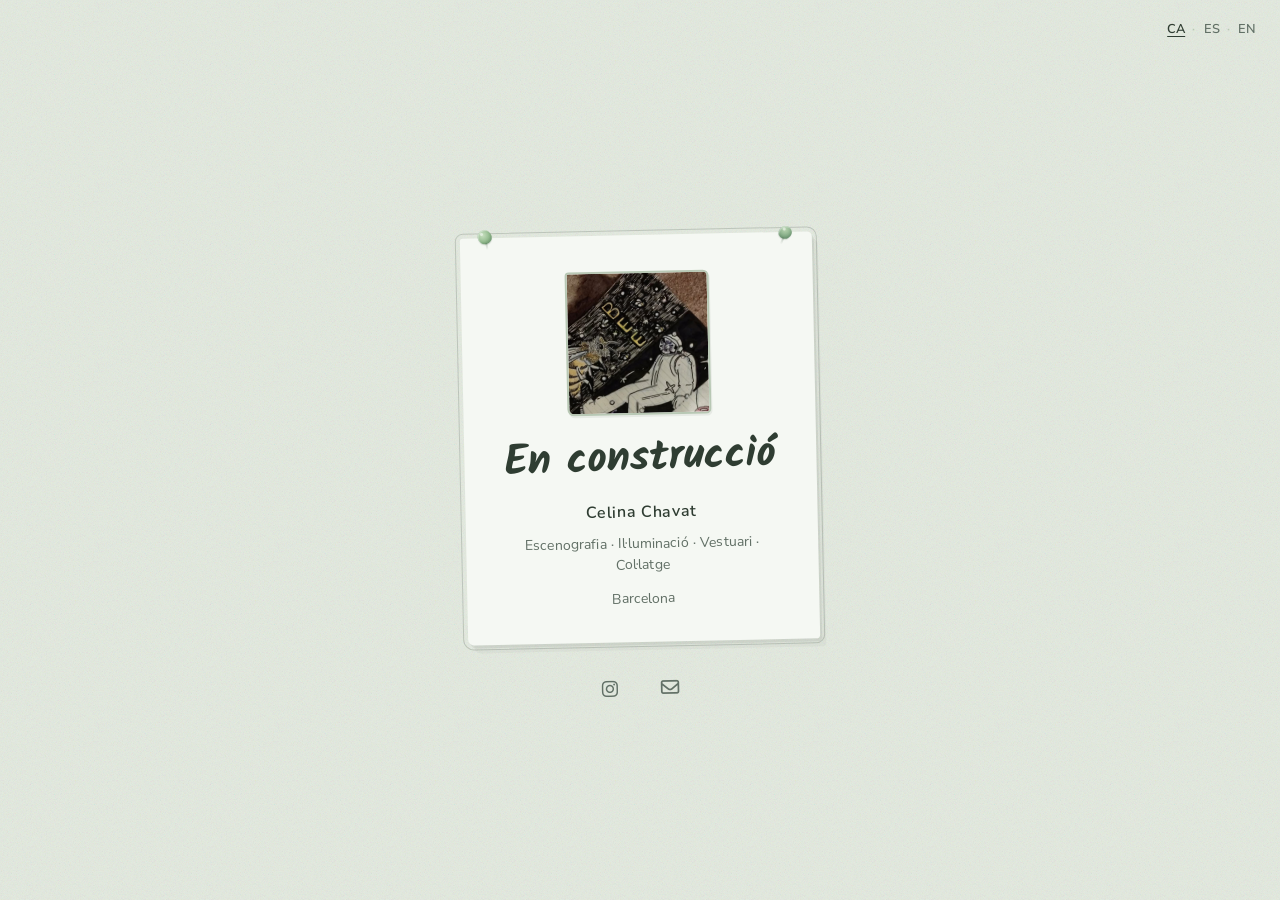
<file: index.html>
<!DOCTYPE html>
<html lang="ca">

<head>
    <meta charset="UTF-8" />
    <meta name="viewport" content="width=device-width, initial-scale=1.0" />
    <title>Celina Chavat | Escenografia, il·luminació i vestuari — Barcelona</title>
    <meta name="description"
        content="Celina Chavat — escenògrafa, il·luminadora i dissenyadora de vestuari a Barcelona. Escenografía, iluminación, scenography, costume design. Web en construcció." />
    <meta name="author" content="Celina Chavat" />
    <link rel="canonical" href="https://celinachavat.art/" />
    <meta property="og:type" content="profile" />
    <meta property="og:url" content="https://celinachavat.art/" />
    <meta property="og:title" content="Celina Chavat | Escenografia, il·luminació i vestuari" />
    <meta property="og:description"
        content="Escenògrafa, il·luminadora i dissenyadora de vestuari a Barcelona. Web en construcció." />
    <meta property="og:image" content="https://celinachavat.art/images/profile.jpg" />
    <meta property="og:locale" content="ca_ES" />
    <meta property="og:locale:alternate" content="es_ES" />
    <meta property="og:locale:alternate" content="en_US" />
    <meta name="twitter:card" content="summary" />
    <meta name="twitter:title" content="Celina Chavat | Escenografia, il·luminació i vestuari" />
    <meta name="twitter:description"
        content="Escenògrafa, il·luminadora i dissenyadora de vestuari a Barcelona." />
    <meta name="twitter:image" content="https://celinachavat.art/images/profile.jpg" />
    <link rel="preconnect" href="https://fonts.googleapis.com" />
    <link rel="preconnect" href="https://fonts.gstatic.com" crossorigin />
    <link href="https://fonts.googleapis.com/css2?family=Kalam:wght@400;700&family=Nunito+Sans:wght@400;600&display=swap"
        rel="stylesheet" />
    <link rel="stylesheet" href="https://cdnjs.cloudflare.com/ajax/libs/font-awesome/6.4.2/css/all.min.css" />
    <link rel="stylesheet" href="CSS/construction.css" />
    <link rel="icon" href="Resources/favicon/boleto.png" type="image/png" />
    <script type="application/ld+json">
    {
        "@context": "https://schema.org",
        "@type": "Person",
        "name": "Celina Chavat",
        "url": "https://celinachavat.art/",
        "image": "https://celinachavat.art/images/profile.jpg",
        "email": "mailto:celinachavat@gmail.com",
        "jobTitle": "Escenògrafa, il·luminadora i dissenyadora de vestuari",
        "address": {
            "@type": "PostalAddress",
            "addressLocality": "Barcelona",
            "addressCountry": "ES"
        },
        "knowsAbout": ["Escenografia", "Il·luminació", "Vestuari", "Collage", "Scenography", "Lighting", "Costume design"],
        "sameAs": [
            "https://www.instagram.com/celinachavat/"
        ]
    }
    </script>
</head>

<body>
    <nav class="lang-switcher" aria-label="Idioma">
        <button type="button" class="lang-btn is-active" data-lang="ca" aria-pressed="true">CA</button>
        <span class="lang-sep" aria-hidden="true">·</span>
        <button type="button" class="lang-btn" data-lang="es" aria-pressed="false">ES</button>
        <span class="lang-sep" aria-hidden="true">·</span>
        <button type="button" class="lang-btn" data-lang="en" aria-pressed="false">EN</button>
    </nav>

    <main class="page">
        <div class="card-stack">
            <article class="card">
                <span class="card-pin card-pin--left" aria-hidden="true"></span>
                <span class="card-pin card-pin--right" aria-hidden="true"></span>
                <h1 class="name">Celina Chavat</h1>
                <p class="status" data-lang-ca="En construcció" data-lang-es="En construcción"
                    data-lang-en="Under construction">En construcció</p>
                <img class="profile-photo" src="images/profile.jpg"
                    alt="Celina Chavat — il·lustració d'escenografia i disseny" width="144" height="144" />
                <p class="occupation" data-lang-ca="Escenografia · Il·luminació · Vestuari · Col·latge"
                    data-lang-es="Escenografía · Iluminación · Vestuario · Collage"
                    data-lang-en="Scenography · Lighting · Costume · Collage">Escenografia · Il·luminació · Vestuari ·
                    Col·latge</p>
                <p class="location">Barcelona</p>
            </article>

            <div class="social">
                <a href="https://www.instagram.com/celinachavat/" class="social-link" aria-label="Instagram de Celina Chavat"
                    target="_blank" rel="noopener noreferrer me">
                    <i class="fa-brands fa-instagram" aria-hidden="true"></i>
                </a>
                <a href="mailto:celinachavat@gmail.com" class="social-link" aria-label="Email de Celina Chavat">
                    <i class="fa-regular fa-envelope" aria-hidden="true"></i>
                </a>
            </div>
        </div>
    </main>

    <div class="grain" aria-hidden="true"></div>

    <script src="JS/construction.js"></script>
</body>

</html>
</file>
<file: CSS/construction.css>
:root {
    --color-bg: #e4ebe0;
    --color-card: #f5f8f3;
    --color-ink: #2f3d32;
    --color-muted: #627066;
    --color-line: #b8c8b4;
    --color-accent: #5f8568;
    --color-shadow: rgba(52, 68, 58, 0.08);
    --color-shadow-deep: rgba(52, 68, 58, 0.04);
    --color-outline: rgba(52, 68, 58, 0.2);
    --color-pin-light: #c8e0c0;
    --color-pin: #8fb88a;
    --color-pin-dark: #6a9470;
    --color-pin-right-light: #b8d4b0;
    --color-pin-right: #7fa882;
    --color-pin-right-dark: #5f8568;
    --font-display: "Kalam", cursive;
    --font-body: "Nunito Sans", sans-serif;
}

*,
*::before,
*::after {
    box-sizing: border-box;
}

html,
body {
    margin: 0;
    min-height: 100%;
}

body {
    font-family: var(--font-body);
    font-weight: 400;
    color: var(--color-ink);
    background-color: var(--color-bg);
    line-height: 1.55;
}

.grain {
    position: fixed;
    inset: 0;
    z-index: 0;
    pointer-events: none;
    opacity: 0.35;
    background-image: url("data:image/svg+xml,%3Csvg viewBox='0 0 256 256' xmlns='http://www.w3.org/2000/svg'%3E%3Cfilter id='n'%3E%3CfeTurbulence type='fractalNoise' baseFrequency='0.85' numOctaves='4' stitchTiles='stitch'/%3E%3C/filter%3E%3Crect width='100%25' height='100%25' filter='url(%23n)' opacity='0.5'/%3E%3C/svg%3E");
    background-size: 180px 180px;
}

.lang-switcher {
    position: fixed;
    top: 1.25rem;
    right: 1.5rem;
    z-index: 10;
    display: flex;
    align-items: center;
    gap: 0.45rem;
    font-family: var(--font-body);
    font-size: 0.8rem;
    font-weight: 600;
    letter-spacing: 0.08em;
}

.lang-btn {
    margin: 0;
    padding: 0;
    border: none;
    background: none;
    font: inherit;
    color: var(--color-muted);
    cursor: pointer;
    text-decoration: none;
    transition: color 0.2s ease;
}

.lang-btn:hover,
.lang-btn:focus-visible {
    color: var(--color-ink);
    outline: none;
}

.lang-btn.is-active {
    color: var(--color-ink);
    text-decoration: underline;
    text-underline-offset: 3px;
    text-decoration-thickness: 1px;
}

.lang-sep {
    color: var(--color-line);
    user-select: none;
}

.page {
    position: relative;
    z-index: 1;
    min-height: 100vh;
    display: flex;
    align-items: center;
    justify-content: center;
    padding: 4.5rem 1.5rem 2rem;
}

.card-stack {
    display: flex;
    flex-direction: column;
    align-items: center;
    gap: 1.75rem;
}

.card {
    position: relative;
    display: flex;
    flex-direction: column;
    width: min(100%, 22rem);
    padding: 2.25rem 2rem 2rem;
    background-color: var(--color-card);
    transform: rotate(-1.2deg);
    border-radius: 3px 5px 4px 6px;
    outline: 1px solid var(--color-outline);
    outline-offset: 4px;
    box-shadow:
        2px 3px 0 var(--color-shadow),
        6px 8px 0 var(--color-shadow-deep);
    text-align: center;
}

.card-pin {
    position: absolute;
    width: 0.9rem;
    height: 0.9rem;
    border-radius: 46% 54% 50% 50%;
    background: radial-gradient(circle at 38% 32%, var(--color-pin-light), var(--color-pin) 58%, var(--color-pin-dark));
    box-shadow:
        0 1px 1px rgba(74, 100, 78, 0.22),
        inset -1px -2px 2px rgba(74, 100, 78, 0.18),
        inset 1px 1px 1px rgba(255, 255, 255, 0.4);
    z-index: 2;
}

.card-pin--left {
    top: -0.5rem;
    left: 1.1rem;
    transform: rotate(-12deg);
}

.card-pin--right {
    top: -0.35rem;
    right: 1.25rem;
    width: 0.8rem;
    height: 0.8rem;
    border-radius: 52% 48% 54% 46%;
    background: radial-gradient(circle at 42% 28%, var(--color-pin-right-light), var(--color-pin-right) 62%, var(--color-pin-right-dark));
    transform: rotate(18deg);
}

.card-pin--right::before {
    top: 0.1rem;
    left: 0.16rem;
    width: 0.18rem;
    height: 0.15rem;
}

.card-pin--right::after {
    transform: rotate(-6deg);
    height: 0.4rem;
}

.card-pin::before {
    content: "";
    position: absolute;
    top: 0.12rem;
    left: 0.18rem;
    width: 0.22rem;
    height: 0.18rem;
    border-radius: 50%;
    background: rgba(255, 255, 255, 0.5);
}

.card-pin::after {
    content: "";
    position: absolute;
    left: 50%;
    top: calc(100% - 1px);
    width: 2px;
    height: 0.45rem;
    margin-left: -1px;
    background: linear-gradient(to bottom, rgba(74, 100, 78, 0.3), transparent);
    transform: rotate(4deg);
}

.profile-photo {
    order: 1;
    display: block;
    width: 9rem;
    height: 9rem;
    margin: 0 auto 1.25rem;
    object-fit: cover;
    border-radius: 4px 6px 5px 7px;
    border: 2px solid var(--color-line);
    box-shadow: 1px 2px 0 var(--color-shadow);
}

.status {
    order: 2;
    margin: 0 0 1rem;
    font-family: var(--font-display);
    font-size: clamp(2rem, 6vw, 2.65rem);
    font-weight: 700;
    line-height: 1.15;
    color: var(--color-ink);
    transform: rotate(-1deg);
}

.name {
    order: 3;
    margin: 0 0 0.5rem;
    font-size: 1rem;
    font-weight: 600;
    letter-spacing: 0.04em;
}

.occupation {
    order: 4;
    margin: 0 0 0.75rem;
    font-size: 0.88rem;
    font-weight: 400;
    color: var(--color-muted);
    letter-spacing: 0.01em;
}

.location {
    order: 5;
    margin: 0;
    font-size: 0.88rem;
    font-weight: 400;
    color: var(--color-muted);
}

.social {
    display: flex;
    align-items: center;
    justify-content: center;
    gap: 1.5rem;
    transform: rotate(-1.2deg);
}

.social-link {
    display: flex;
    align-items: center;
    justify-content: center;
    width: 2.25rem;
    height: 2.25rem;
    color: var(--color-muted);
    font-size: 1.15rem;
    text-decoration: none;
    transition: color 0.2s ease, transform 0.2s ease;
}

.social-link:hover,
.social-link:focus-visible {
    color: var(--color-accent);
    transform: translateY(-1px);
    outline: none;
}

@media (max-width: 480px) {
    .lang-switcher {
        top: 1rem;
        right: 1rem;
    }

    .card {
        padding: 2rem 1.5rem 1.75rem;
    }
}
</file>
